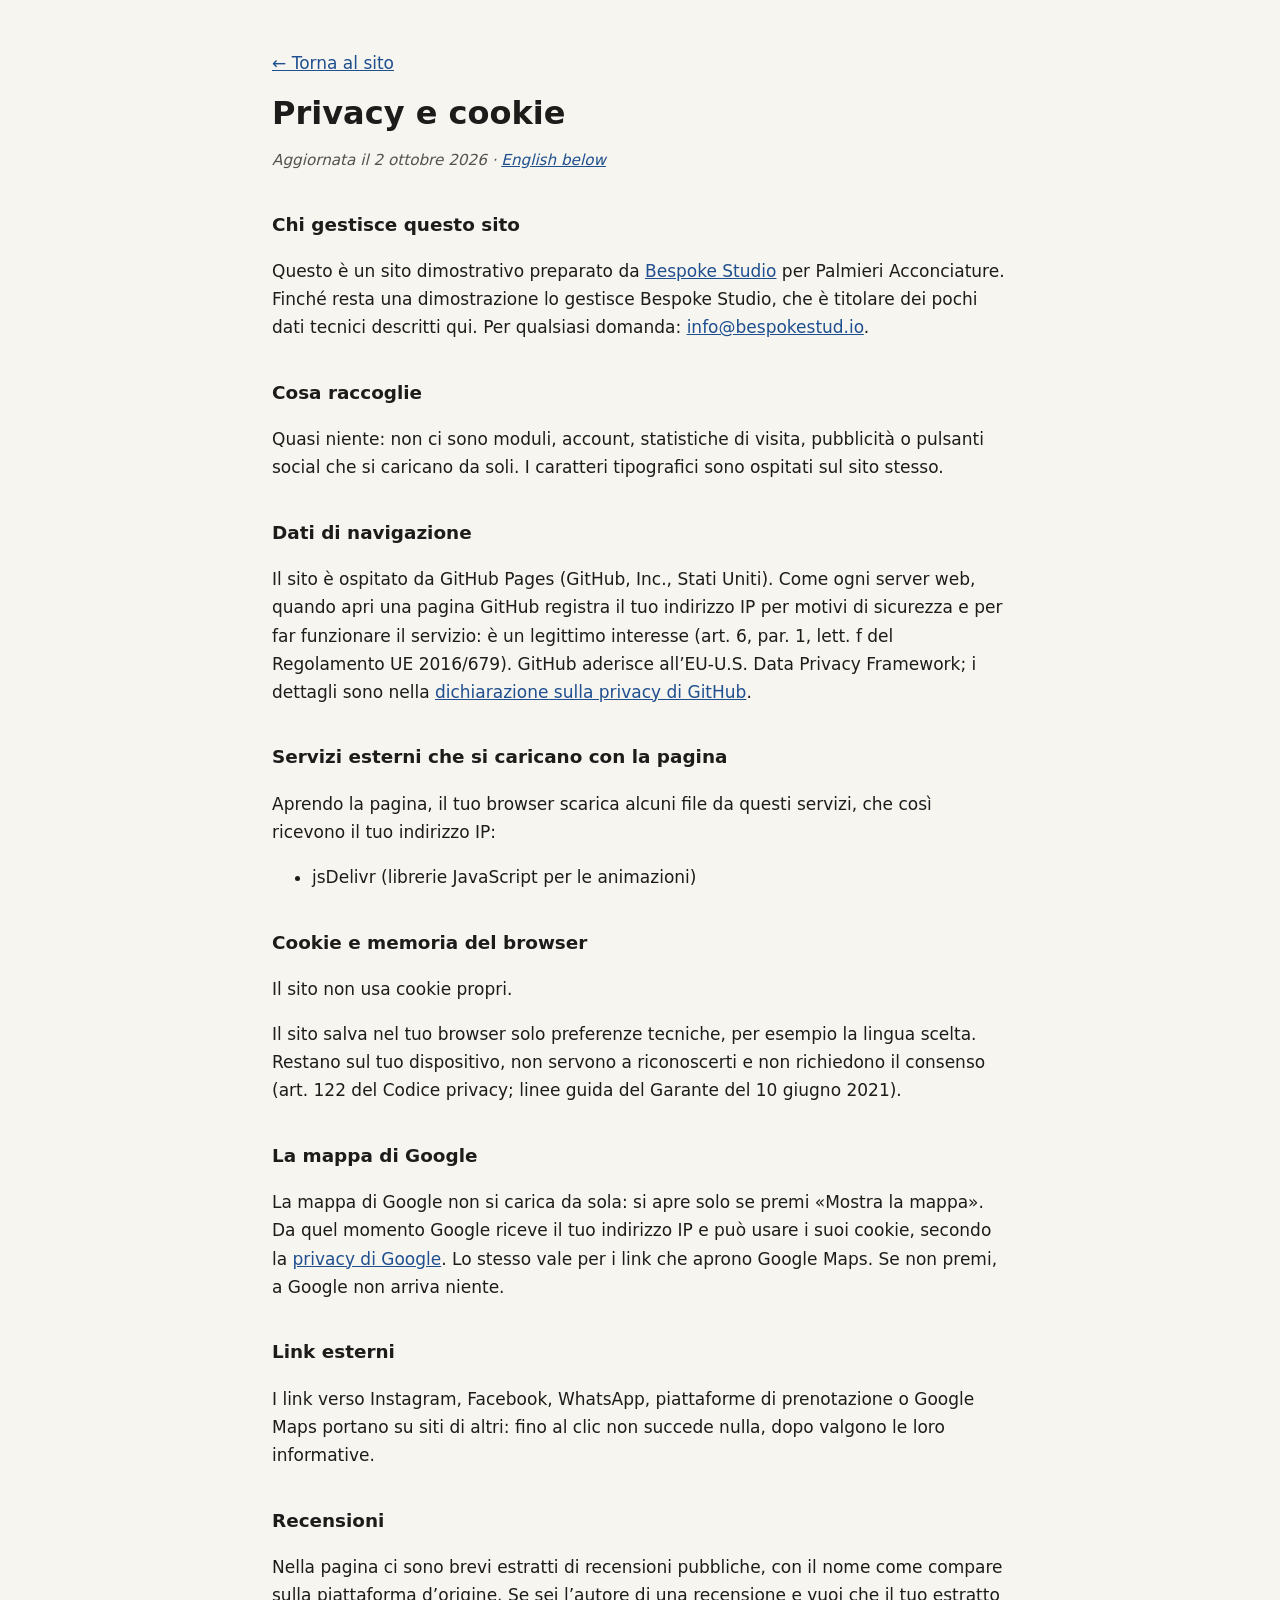
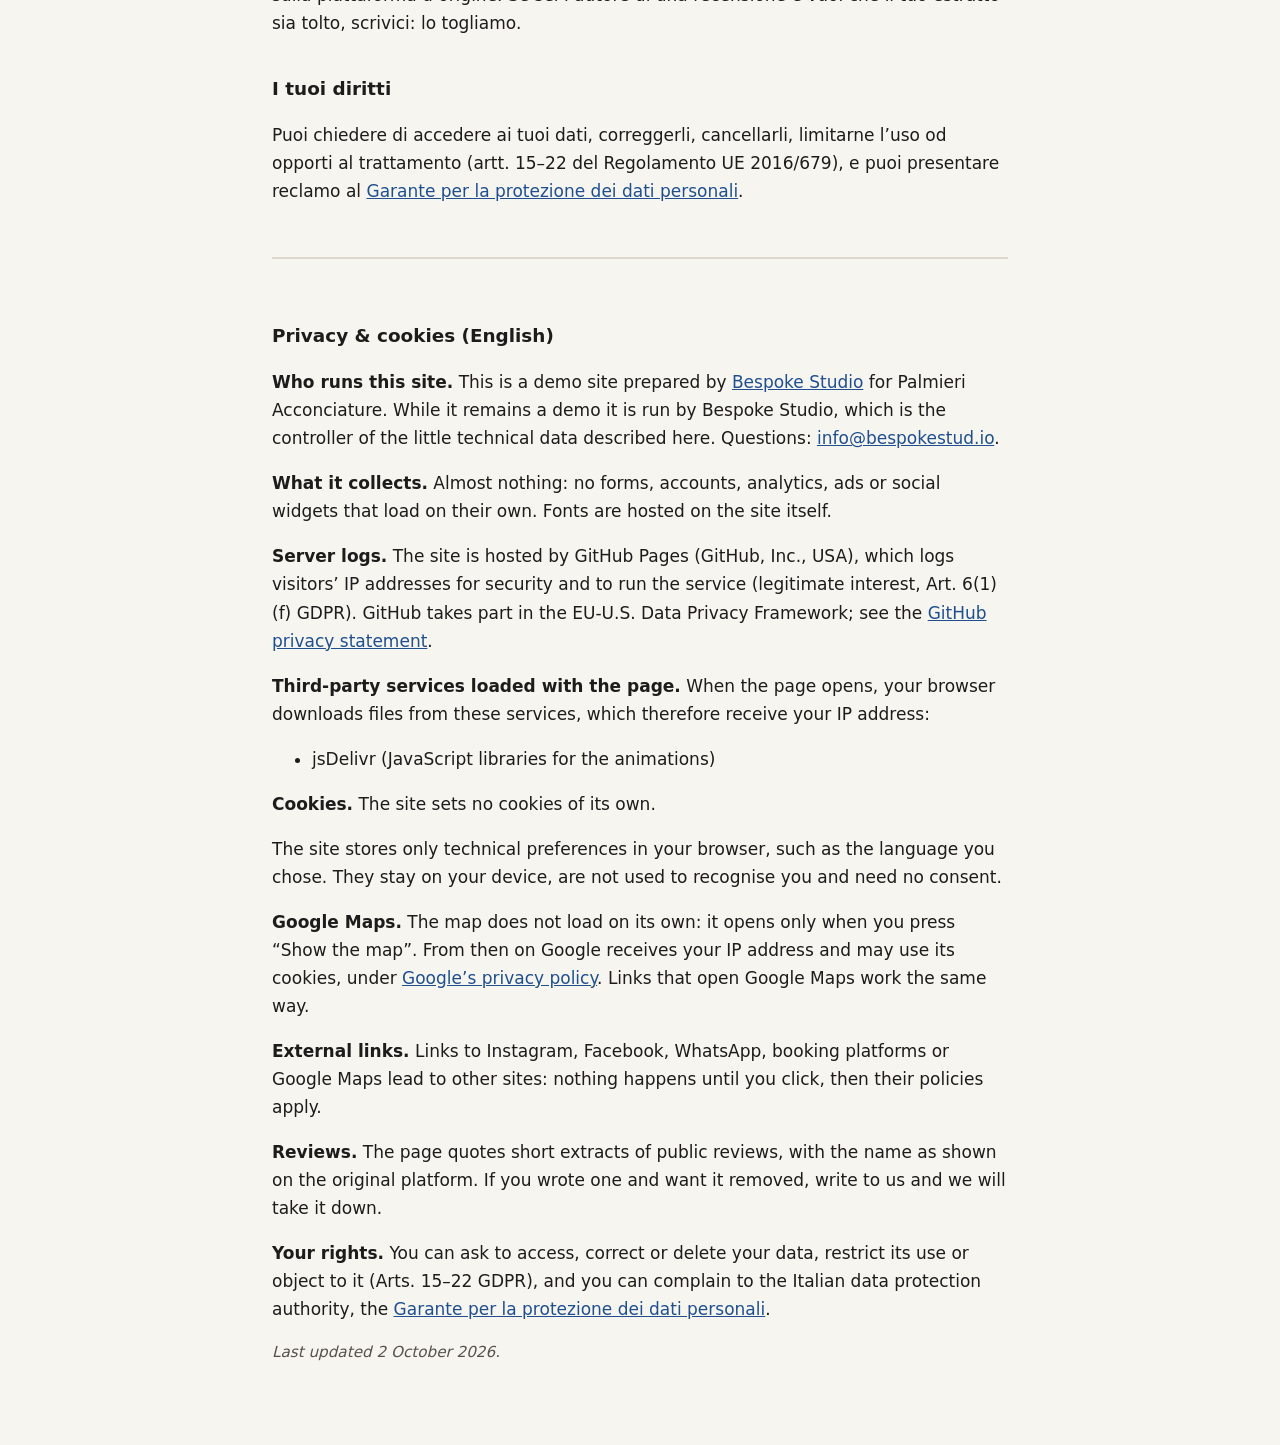
<file: privacy.html>
<!DOCTYPE html>
<html lang="it">
<head>
  <meta charset="UTF-8">
  <meta name="viewport" content="width=device-width, initial-scale=1.0">
  <meta name="robots" content="noindex">
  <title>Privacy e cookie · Palmieri Acconciature</title>
  <meta name="description" content="Informativa privacy e cookie del sito Palmieri Acconciature.">
  <style>
    body { margin: 0; background: #f7f5f0; color: #1d1c1a; font: 17px/1.65 system-ui, -apple-system, "Segoe UI", Roboto, sans-serif; }
    main { max-width: 46rem; margin: 0 auto; padding: 32px 20px 64px; }
    h1 { font-size: 2rem; line-height: 1.2; margin: 0.4em 0 0.2em; }
    h2 { font-size: 1.15rem; margin: 2em 0 0.4em; }
    a { color: #1f4f8f; }
    .data { color: #55524c; font-style: italic; font-size: 0.95rem; }
    .en { margin-top: 3em; padding-top: 1.5em; border-top: 2px solid #ddd8cc; }
    code { font-size: 0.9em; background: #ebe7dc; padding: 0 4px; border-radius: 3px; }
  </style>
</head>
<body>
<main>
  <p><a href="index.html">← Torna al sito</a></p>
  <h1>Privacy e cookie</h1>
  <p class="data">Aggiornata il 2 ottobre 2026 · <a href="#english" lang="en">English below</a></p>
  <h2>Chi gestisce questo sito</h2>
  <p>Questo è un sito dimostrativo preparato da <a href="https://bespokestud.io" rel="noopener">Bespoke Studio</a> per Palmieri Acconciature. Finché resta una dimostrazione lo gestisce Bespoke Studio, che è titolare dei pochi dati tecnici descritti qui. Per qualsiasi domanda: <a href="mailto:info@bespokestud.io">info@bespokestud.io</a>.</p>
  <h2>Cosa raccoglie</h2>
  <p>Quasi niente: non ci sono moduli, account, statistiche di visita, pubblicità o pulsanti social che si caricano da soli. I caratteri tipografici sono ospitati sul sito stesso.</p>
  <h2>Dati di navigazione</h2>
  <p>Il sito è ospitato da GitHub Pages (GitHub, Inc., Stati Uniti). Come ogni server web, quando apri una pagina GitHub registra il tuo indirizzo IP per motivi di sicurezza e per far funzionare il servizio: è un legittimo interesse (art. 6, par. 1, lett. f del Regolamento UE 2016/679). GitHub aderisce all’EU-U.S. Data Privacy Framework; i dettagli sono nella <a href="https://docs.github.com/site-policy/privacy-policies/github-general-privacy-statement" rel="noopener">dichiarazione sulla privacy di GitHub</a>.</p>
  <h2>Servizi esterni che si caricano con la pagina</h2>
  <p>Aprendo la pagina, il tuo browser scarica alcuni file da questi servizi, che così ricevono il tuo indirizzo IP:</p>
  <ul><li>jsDelivr (librerie JavaScript per le animazioni)</li></ul>
  <h2>Cookie e memoria del browser</h2>
  <p>Il sito non usa cookie propri.</p>
  <p>Il sito salva nel tuo browser solo preferenze tecniche, per esempio la lingua scelta. Restano sul tuo dispositivo, non servono a riconoscerti e non richiedono il consenso (art. 122 del Codice privacy; linee guida del Garante del 10 giugno 2021).</p>
  <h2>La mappa di Google</h2>
  <p>La mappa di Google non si carica da sola: si apre solo se premi «Mostra la mappa». Da quel momento Google riceve il tuo indirizzo IP e può usare i suoi cookie, secondo la <a href="https://policies.google.com/privacy?hl=it" rel="noopener">privacy di Google</a>. Lo stesso vale per i link che aprono Google Maps. Se non premi, a Google non arriva niente.</p>
  <h2>Link esterni</h2>
  <p>I link verso Instagram, Facebook, WhatsApp, piattaforme di prenotazione o Google Maps portano su siti di altri: fino al clic non succede nulla, dopo valgono le loro informative.</p>
  <h2>Recensioni</h2>
  <p>Nella pagina ci sono brevi estratti di recensioni pubbliche, con il nome come compare sulla piattaforma d’origine. Se sei l’autore di una recensione e vuoi che il tuo estratto sia tolto, scrivici: lo togliamo.</p>
  <h2>I tuoi diritti</h2>
  <p>Puoi chiedere di accedere ai tuoi dati, correggerli, cancellarli, limitarne l’uso od opporti al trattamento (artt. 15–22 del Regolamento UE 2016/679), e puoi presentare reclamo al <a href="https://www.garanteprivacy.it" rel="noopener">Garante per la protezione dei dati personali</a>.</p>
  <div class="en" id="english" lang="en">
    <h2>Privacy &amp; cookies (English)</h2>
    <p><strong>Who runs this site.</strong> This is a demo site prepared by <a href="https://bespokestud.io" rel="noopener">Bespoke Studio</a> for Palmieri Acconciature. While it remains a demo it is run by Bespoke Studio, which is the controller of the little technical data described here. Questions: <a href="mailto:info@bespokestud.io">info@bespokestud.io</a>.</p>
    <p><strong>What it collects.</strong> Almost nothing: no forms, accounts, analytics, ads or social widgets that load on their own. Fonts are hosted on the site itself.</p>
    <p><strong>Server logs.</strong> The site is hosted by GitHub Pages (GitHub, Inc., USA), which logs visitors’ IP addresses for security and to run the service (legitimate interest, Art. 6(1)(f) GDPR). GitHub takes part in the EU-U.S. Data Privacy Framework; see the <a href="https://docs.github.com/site-policy/privacy-policies/github-general-privacy-statement" rel="noopener">GitHub privacy statement</a>.</p>
    <p><strong>Third-party services loaded with the page.</strong> When the page opens, your browser downloads files from these services, which therefore receive your IP address:</p><ul><li>jsDelivr (JavaScript libraries for the animations)</li></ul>
    <p><strong>Cookies.</strong> The site sets no cookies of its own.</p>
    <p>The site stores only technical preferences in your browser, such as the language you chose. They stay on your device, are not used to recognise you and need no consent.</p>
    <p><strong>Google Maps.</strong> The map does not load on its own: it opens only when you press “Show the map”. From then on Google receives your IP address and may use its cookies, under <a href="https://policies.google.com/privacy?hl=en" rel="noopener">Google’s privacy policy</a>. Links that open Google Maps work the same way.</p>
    <p><strong>External links.</strong> Links to Instagram, Facebook, WhatsApp, booking platforms or Google Maps lead to other sites: nothing happens until you click, then their policies apply.</p>
    <p><strong>Reviews.</strong> The page quotes short extracts of public reviews, with the name as shown on the original platform. If you wrote one and want it removed, write to us and we will take it down.</p>
    <p><strong>Your rights.</strong> You can ask to access, correct or delete your data, restrict its use or object to it (Arts. 15–22 GDPR), and you can complain to the Italian data protection authority, the <a href="https://www.garanteprivacy.it" rel="noopener">Garante per la protezione dei dati personali</a>.</p>
    <p class="data">Last updated 2 October 2026.</p>
  </div>
</main>
</body>
</html>
</file>
